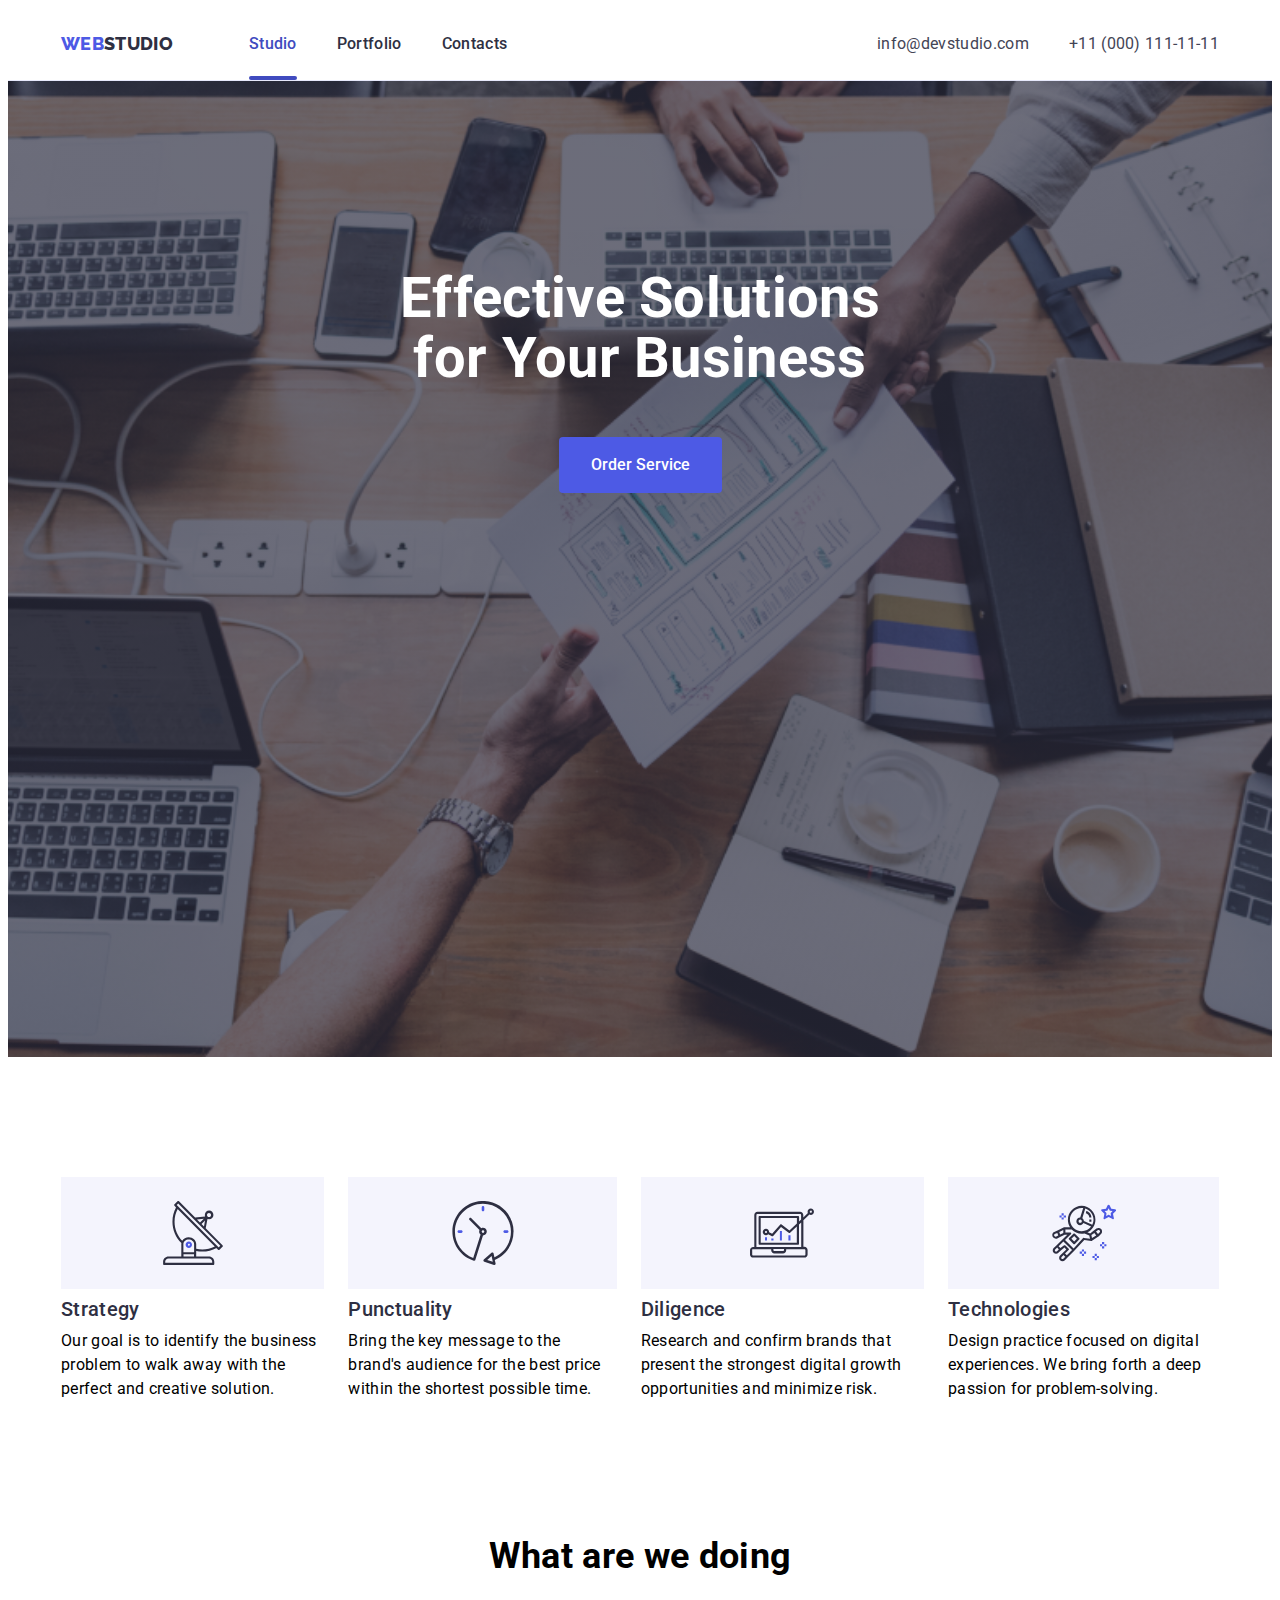
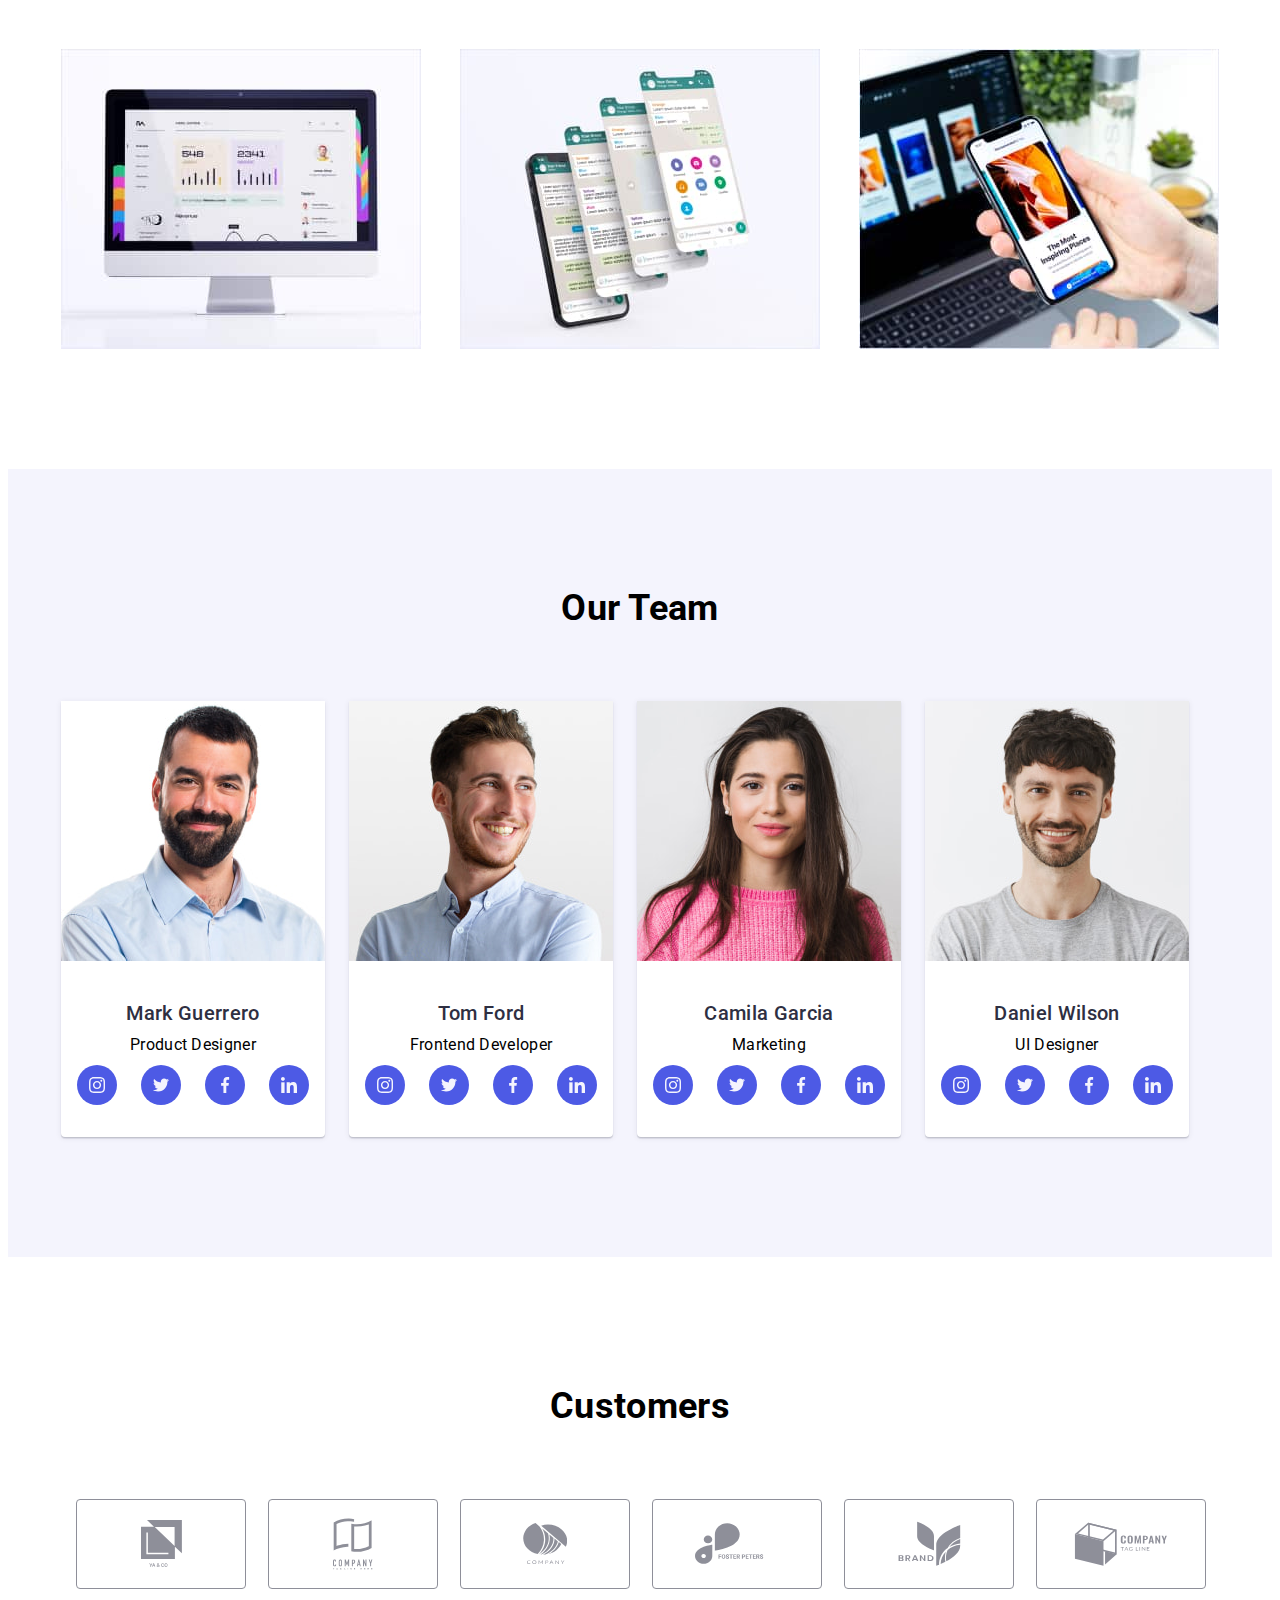
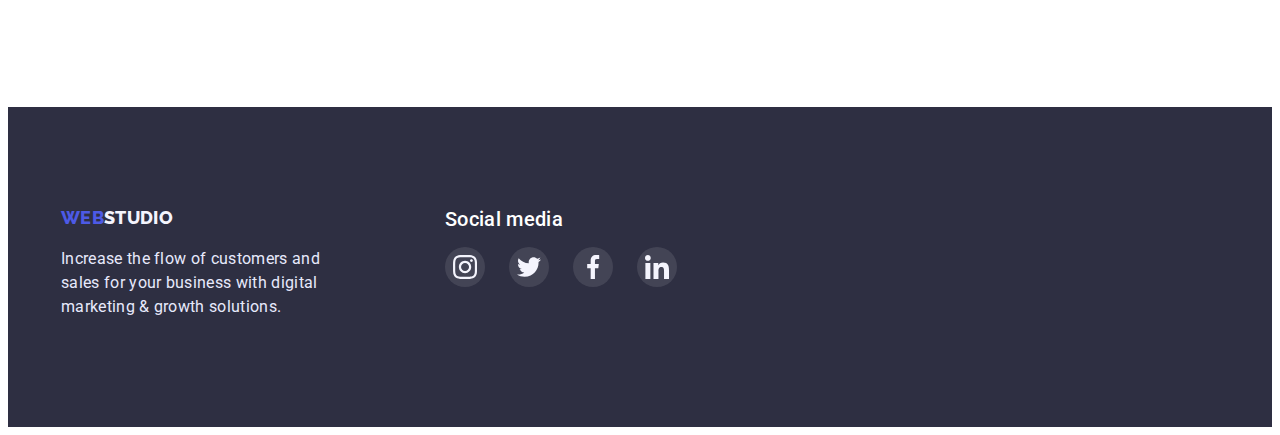
<file: index.html>
<!DOCTYPE html>
<html lang="en">
  <head>
    <meta charset="UTF-8" />
    <meta http-equiv="X-UA-Compatible" content="IE=edge" />
    <meta name="viewport" content="width=device-width, initial-scale=1.0" />
    <title>GOIT Homework 03</title>
    <link rel="preconnect" href="https://fonts.googleapis.com" />
    <link rel="preconnect" href="https://fonts.gstatic.com" crossorigin />
    <link
      href="https://fonts.googleapis.com/css2?family=Raleway:wght@800&family=Roboto:wght@400;500;700&display=swap"
      rel="stylesheet"
    />
    <link
      rel="stylesheet"
      href="https://cdnjs.cloudflare.com/ajax/libs/modern-normalize/1.1.0/modern-normalize.min.css"
      integrity="sha512-wpPYUAdjBVSE4KJnH1VR1HeZfpl1ub8YT/NKx4PuQ5NmX2tKuGu6U/JRp5y+Y8XG2tV+wKQpNHVUX03MfMFn9Q=="
      crossorigin="anonymous"
      referrerpolicy="no-referrer"
    />
    <link rel="stylesheet" href="./css/styles.css" />
  </head>

  <body>
    <!--Шапка-->
    <header class="page-header">
      <div class="container">
        <nav class="site-nav">
          <a class="logo" href="./index.html">
            <span class="logo-accent">Web</span>Studio</a
          >
          <ul class="site-nav list">
            <li class="item">
              <a class="link current" href="./index.html">Studio</a>
            </li>
            <li class="item">
              <a class="link" href="./portofolio.html">Portfolio</a>
            </li>
            <li class="item"><a class="link" href="">Contacts</a></li>
          </ul>
        </nav>

        <address>
          <ul class="auth-nav list">
            <li class="item">
              <a class="link" href="mailto:info@devstudio.com"
                >info@devstudio.com</a
              >
            </li>
            <li class="item">
              <a class="link" href="tel:+110001111111">+11 (000) 111-11-11</a>
            </li>
          </ul>
        </address>
      </div>
    </header>

    <main>
      <!--Hero-->
      <section class="hero-section">
        <h1 class="title">Effective Solutions for Your Business</h1>
        <button class="order-button" type="button">Order Service</button>
      </section>

      <!--Features-->
      <section class="features-section">
        <div class="container">
          <h2 class="title" hidden>Features</h2>

          <ul class="features-list list">
            <li class="features-item">
              <div class="features-box">
                <svg class="features-icon" width="64" height="64">
                  <use href="./images/icons.svg#icon-antenna"></use>
                </svg>
              </div>
              <h3 class="subtitle">Strategy</h3>
              <p class="text">
                Our goal is to identify the business problem to walk away with
                the perfect and creative solution.
              </p>
            </li>
            <li class="features-item">
              <div class="features-box">
                <svg class="features-icon" width="64" height="64">
                  <use href="./images/icons.svg#icon-clock"></use>
                </svg>
              </div>
              <h3 class="subtitle">Punctuality</h3>
              <p>
                Bring the key message to the brand's audience for the best price
                within the shortest possible time.
              </p>
            </li>
            <li class="features-item">
              <div class="features-box">
                <svg class="features-icon" width="64" height="64">
                  <use href="./images/icons.svg#icon-diagram"></use>
                </svg>
              </div>
              <h3 class="subtitle">Diligence</h3>
              <p class="text">
                Research and confirm brands that present the strongest digital
                growth opportunities and minimize risk.
              </p>
            </li>
            <li class="features-item">
              <div class="features-box">
                <svg class="features-icon" width="64" height="64">
                  <use href="./images/icons.svg#icon-astronaut"></use>
                </svg>
              </div>
              <h3 class="subtitle">Technologies</h3>
              <p class="text">
                Design practice focused on digital experiences. We bring forth a
                deep passion for problem-solving.
              </p>
            </li>
          </ul>
        </div>
      </section>

      <!--What are we doing-->
      <section class="work-list-section">
        <div class="container">
          <h2 class="title">What are we doing</h2>

          <ul class="work-list list">
            <li class="item">
              <img
                class="image"
                src="./images/dekstop.jpg"
                alt="Monitor"
                width="360"
              />
            </li>
            <li class="item">
              <img
                class="image"
                src="./images/api.jpg"
                alt="Phones"
                width="360"
              />
            </li>
            <li class="item">
              <img
                class="image"
                src="./images/design.jpg"
                alt="Synchronization"
                width="360"
              />
            </li>
          </ul>
        </div>
      </section>

      <!--Our Team-->
      <section class="our-team-section">
        <div class="container">
          <h2 class="title">Our Team</h2>

          <ul class="team-list list">
            <li class="team-card">
              <img
                class="image"
                src="./images/photo-mark-guerrero.jpg"
                alt="photo-mark-guerrero"
                width="264"
              />
              <div class="card-label">
                <h3 class="subtitle">Mark Guerrero</h3>
                <p class="text">Product Designer</p>
                <ul class="social-list list">
                  <li class="social-item">
                    <a class="social-link" href="">
                      <svg class="social-icon">
                        <use href="./images/icons.svg#icon-instagram"></use>
                      </svg>
                    </a>
                  </li>
                  <li class="social-item">
                    <a class="social-link" href="">
                      <svg class="social-icon">
                        <use href="./images/icons.svg#icon-twitter"></use>
                      </svg>
                    </a>
                  </li>
                  <li class="social-item">
                    <a class="social-link" href="">
                      <svg class="social-icon">
                        <use href="./images/icons.svg#icon-facebook"></use>
                      </svg>
                    </a>
                  </li>
                  <li class="social-item">
                    <a class="social-link" href="">
                      <svg class="social-icon">
                        <use href="./images/icons.svg#icon-linkedin"></use>
                      </svg>
                    </a>
                  </li>
                </ul>
              </div>
            </li>
            <li class="team-card">
              <img
                class="image"
                src="./images/photo-tom-ford.jpg"
                alt="photo-tom-ford"
                width="264"
              />
              <div class="card-label">
                <h3 class="subtitle">Tom Ford</h3>
                <p class="text">Frontend Developer</p>
                <ul class="social-list list">
                  <li class="social-item">
                    <a class="social-link" href="">
                      <svg class="social-icon">
                        <use href="./images/icons.svg#icon-instagram"></use>
                      </svg>
                    </a>
                  </li>
                  <li class="social-item">
                    <a class="social-link" href="">
                      <svg class="social-icon">
                        <use href="./images/icons.svg#icon-twitter"></use>
                      </svg>
                    </a>
                  </li>
                  <li class="social-item">
                    <a class="social-link" href="">
                      <svg class="social-icon">
                        <use href="./images/icons.svg#icon-facebook"></use>
                      </svg>
                    </a>
                  </li>
                  <li class="social-item">
                    <a class="social-link" href="">
                      <svg class="social-icon">
                        <use href="./images/icons.svg#icon-linkedin"></use>
                      </svg>
                    </a>
                  </li>
                </ul>
              </div>
            </li>
            <li class="team-card">
              <img
                class="image"
                src="./images/photo-camila-garcia.jpg"
                alt="photo-camila-garcia"
                width="264"
              />
              <div class="card-label">
                <h3 class="subtitle">Camila Garcia</h3>
                <p class="text">Marketing</p>
                <ul class="social-list list">
                  <li class="social-item">
                    <a class="social-link" href="">
                      <svg class="social-icon">
                        <use href="./images/icons.svg#icon-instagram"></use>
                      </svg>
                    </a>
                  </li>
                  <li class="social-item">
                    <a class="social-link" href="">
                      <svg class="social-icon">
                        <use href="./images/icons.svg#icon-twitter"></use>
                      </svg>
                    </a>
                  </li>
                  <li class="social-item">
                    <a class="social-link" href="">
                      <svg class="social-icon">
                        <use href="./images/icons.svg#icon-facebook"></use>
                      </svg>
                    </a>
                  </li>
                  <li class="social-item">
                    <a class="social-link" href="">
                      <svg class="social-icon">
                        <use href="./images/icons.svg#icon-linkedin"></use>
                      </svg>
                    </a>
                  </li>
                </ul>
              </div>
            </li>
            <li class="team-card">
              <img
                class="image"
                src="./images/photo-daniel-wilson.jpg"
                alt="photo-daniel-wilson"
                width="264"
              />
              <div class="card-label">
                <h3 class="subtitle">Daniel Wilson</h3>
                <p class="text">UI Designer</p>
                <ul class="social-list list">
                  <li class="social-item">
                    <a class="social-link" href="">
                      <svg class="social-icon">
                        <use href="./images/icons.svg#icon-instagram"></use>
                      </svg>
                    </a>
                  </li>
                  <li class="social-item">
                    <a class="social-link" href="">
                      <svg class="social-icon">
                        <use href="./images/icons.svg#icon-twitter"></use>
                      </svg>
                    </a>
                  </li>
                  <li class="social-item">
                    <a class="social-link" href="">
                      <svg class="social-icon">
                        <use href="./images/icons.svg#icon-facebook"></use>
                      </svg>
                    </a>
                  </li>
                  <li class="social-item">
                    <a class="social-link" href="">
                      <svg class="social-icon">
                        <use href="./images/icons.svg#icon-linkedin"></use>
                      </svg>
                    </a>
                  </li>
                </ul>
              </div>
            </li>
          </ul>
        </div>
      </section>

      <!--Customers-->
      <section class="customers-section">
        <div class="container">
          <h2 class="title">Customers</h2>

          <ul class="customers-list list">
            <li class="customers-item">
              <a class="customers-link" href="">
                <svg class="customers-icon" width="41" height="47">
                  <use href="./images/icons.svg#icon-client-one"></use>
                </svg>
              </a>
            </li>
            <li class="customers-item">
              <a class="customers-link" href="">
                <svg class="customers-icon" width="40" height="52">
                  <use href="./images/icons.svg#icon-client-two"></use>
                </svg>
              </a>
            </li>
            <li class="customers-item">
              <a class="customers-link" href="">
                <svg class="customers-icon" width="44" height="41">
                  <use href="./images/icons.svg#icon-client-three"></use>
                </svg>
              </a>
            </li>
            <li class="customers-item">
              <a class="customers-link" href="">
                <svg class="customers-icon" width="84" height="41">
                  <use href="./images/icons.svg#icon-client-four"></use>
                </svg>
              </a>
            </li>
            <li class="customers-item">
              <a class="customers-link" href="">
                <svg class="customers-icon" width="63" height="45">
                  <use href="./images/icons.svg#icon-client-five"></use>
                </svg>
              </a>
            </li>
            <li class="customers-item">
              <a class="customers-link" href="">
                <svg class="customers-icon" width="94" height="44">
                  <use href="./images/icons.svg#icon-client-six"></use>
                </svg>
              </a>
            </li>
          </ul>
        </div>
      </section>
    </main>

    <!--Footer-->
    <footer class="footer">
      <div class="container">
        <div class="studio">
          <a class="logo" href="./index.html">
            <span class="logo-accent">Web</span>Studio</a
          >
          <p class="text">
            Increase the flow of customers and sales for your business with
            digital marketing & growth solutions.
          </p>
        </div>

        <div class="social-media">
          <h3 class="social-media subtitle">Social media</h3>
          <ul class="social-list list">
            <li class="social-item">
              <a class="social-link inverted" href="">
                <svg class="social-icon">
                  <use href="./images/icons.svg#icon-instagram"></use>
                </svg>
              </a>
            </li>
            <li class="social-item">
              <a class="social-link inverted" href="">
                <svg class="social-icon">
                  <use href="./images/icons.svg#icon-twitter"></use>
                </svg>
              </a>
            </li>
            <li class="social-item">
              <a class="social-link inverted" href="">
                <svg class="social-icon">
                  <use href="./images/icons.svg#icon-facebook"></use>
                </svg>
              </a>
            </li>
            <li class="social-item">
              <a class="social-link inverted" href="">
                <svg class="social-icon">
                  <use href="./images/icons.svg#icon-linkedin"></use>
                </svg>
              </a>
            </li>
          </ul>
        </div>
      </div>
    </footer>
  </body>
</html>
</file>
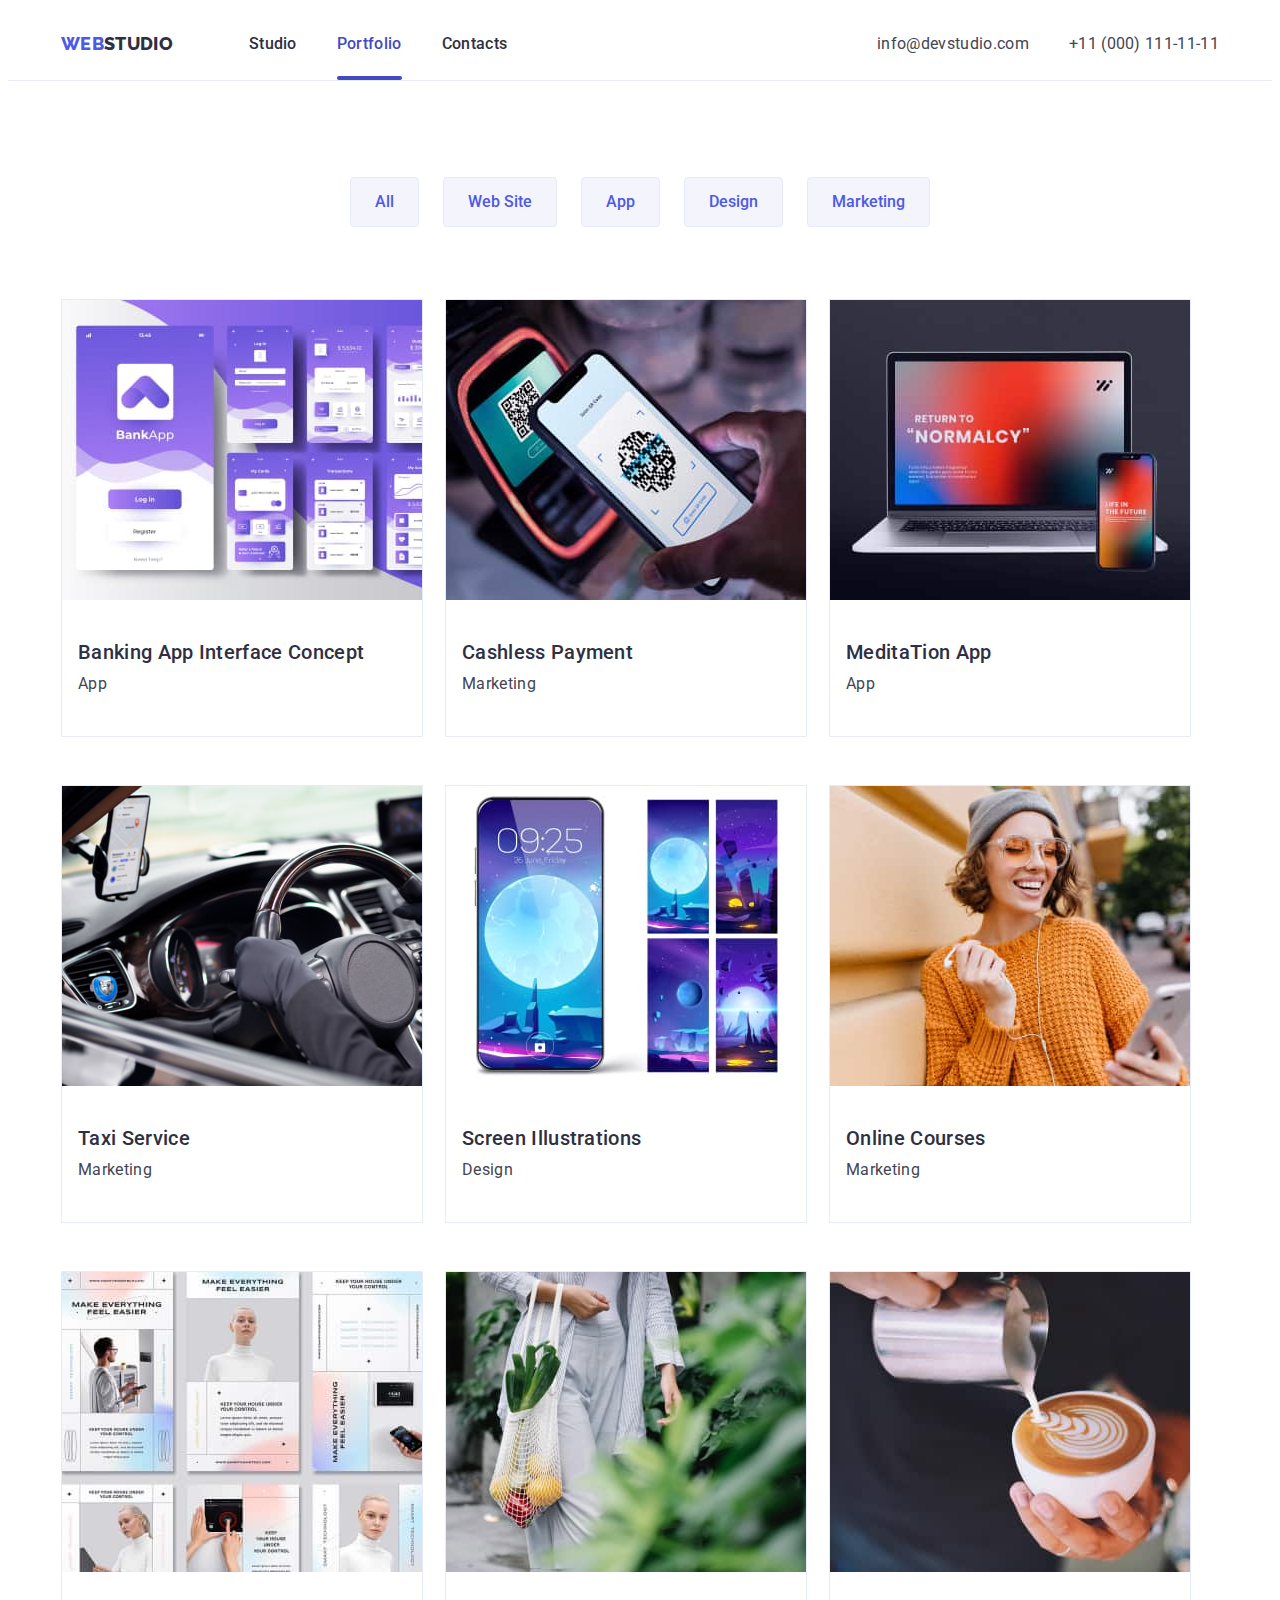
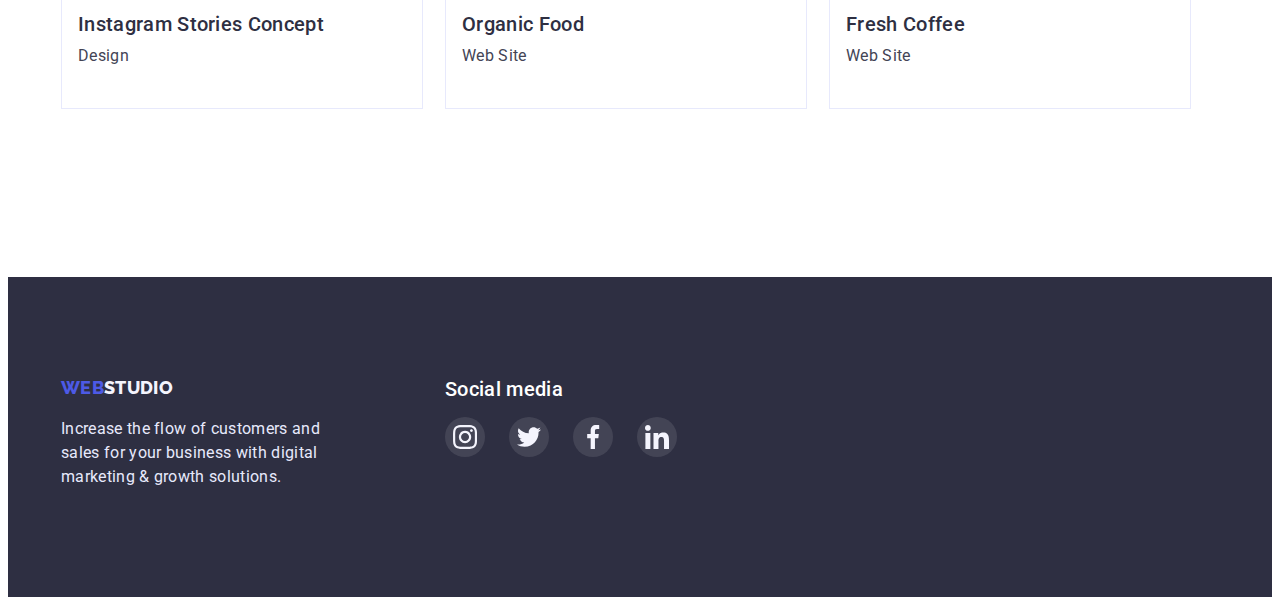
<file: portofolio.html>
<!DOCTYPE html>
<html lang="en">
  <head>
    <meta charset="UTF-8" />
    <meta http-equiv="X-UA-Compatible" content="IE=edge" />
    <meta name="viewport" content="width=device-width, initial-scale=1.0" />
    <title>Portfolio</title>
    <link rel="preconnect" href="https://fonts.googleapis.com" />
    <link rel="preconnect" href="https://fonts.gstatic.com" crossorigin />
    <link
      href="https://fonts.googleapis.com/css2?family=Raleway:wght@800&family=Roboto:wght@400;500;700&display=swap"
      rel="stylesheet"
    />
    <link
      rel="stylesheet"
      href="https://cdnjs.cloudflare.com/ajax/libs/modern-normalize/1.1.0/modern-normalize.min.css"
      integrity="sha512-wpPYUAdjBVSE4KJnH1VR1HeZfpl1ub8YT/NKx4PuQ5NmX2tKuGu6U/JRp5y+Y8XG2tV+wKQpNHVUX03MfMFn9Q=="
      crossorigin="anonymous"
      referrerpolicy="no-referrer"
    />
    <link rel="stylesheet" href="./css/styles.css" />
  </head>

  <body>
    <!--Шапка-->
    <header class="page-header">
      <div class="container">
        <nav class="site-nav">
          <a class="logo" href="./index.html">
            <span class="logo-accent">Web</span>Studio</a
          >
          <ul class="site-nav list">
            <li class="item">
              <a class="link" href="./index.html">Studio</a>
            </li>
            <li class="item">
              <a class="link current" href="./portofolio.html">Portfolio</a>
            </li>
            <li class="item"><a class="link" href="">Contacts</a></li>
          </ul>
        </nav>

        <address>
          <ul class="auth-nav list">
            <li class="item">
              <a class="link" href="mailto:info@devstudio.com"
                >info@devstudio.com</a
              >
            </li>
            <li class="item">
              <a class="link" href="tel:+110001111111">+11 (000) 111-11-11</a>
            </li>
          </ul>
        </address>
      </div>
    </header>

    <main>
      <section class="portfolio">
        <div class="container">
          <ul class="filters list">
            <li class="item">
              <button class="button" type="button">All</button>
            </li>
            <li class="item">
              <button class="button" type="button">Web Site</button>
            </li>
            <li class="item">
              <button class="button" type="button">App</button>
            </li>
            <li class="item">
              <button class="button" type="button">Design</button>
            </li>
            <li class="item">
              <button class="button" type="button">Marketing</button>
            </li>
          </ul>

          <ul class="portfolio-list list">
            <li class="portfolio-item">
              <a class="portfolio-link" href="">
                <img
                  class="image"
                  src="./images/banking-app.jpg"
                  alt="Banking App Interface"
                  width="360"
                />
                <div class="card-label">
                  <h3 class="subtitle">Banking App Interface Concept</h3>
                  <p class="text">App</p>
                </div>
              </a>
            </li>
            <li class="portfolio-item">
              <a class="portfolio-link" href="">
                <img
                  class="image"
                  src="./images/cashless-payment.jpg"
                  alt="Cashless Payment with QR code"
                  width="360"
                />
                <div class="card-label">
                  <h3 class="subtitle">Cashless Payment</h3>
                  <p class="text">Marketing</p>
                </div>
              </a>
            </li>
            <li class="portfolio-item">
              <a class="portfolio-link" href="">
                <img
                  class="image"
                  src="./images/meditation-app.jpg"
                  alt="Notebook and mobile phone"
                  width="360"
                />
                <div class="card-label">
                  <h3 class="subtitle">MeditaTion App</h3>
                  <p class="text">App</p>
                </div>
              </a>
            </li>
            <li class="portfolio-item">
              <a class="portfolio-link" href="">
                <img
                  class="image"
                  src="./images/taxi-service.jpg"
                  alt="Driver behind wheel"
                  width="360"
                />
                <div class="card-label">
                  <h3 class="subtitle">Taxi Service</h3>
                  <p class="text">Marketing</p>
                </div>
              </a>
            </li>
            <li class="portfolio-item">
              <a class="portfolio-link" href="">
                <img
                  class="image"
                  src="./images/screen-illustrations.jpg"
                  alt="Variants of screen ilustration with moon"
                  width="360"
                />
                <div class="card-label">
                  <h3 class="subtitle">Screen Illustrations</h3>
                  <p class="text">Design</p>
                </div>
              </a>
            </li>
            <li class="portfolio-item">
              <a class="portfolio-link" href="">
                <img
                  class="image"
                  src="./images/online-courses.jpg"
                  alt="Girl listens sth on the phone"
                  width="360"
                />
                <div class="card-label">
                  <h3 class="subtitle">Online Courses</h3>
                  <p class="text">Marketing</p>
                </div>
              </a>
            </li>
            <li class="portfolio-item">
              <a class="portfolio-link" href="">
                <img
                  class="image"
                  src="./images/instagram-stories-concept.jpg"
                  alt="Some photos from instagram"
                  width="360"
                />
                <div class="card-label">
                  <h3 class="subtitle">Instagram Stories Concept</h3>
                  <p class="text">Design</p>
                </div>
              </a>
            </li>
            <li class="portfolio-item">
              <a class="portfolio-link" href="">
                <img
                  class="image"
                  src="./images/organic-food.jpg"
                  alt="Vegetables in bag"
                  width="360"
                />
                <div class="card-label">
                  <h3 class="subtitle">Organic Food</h3>
                  <p class="text">Web Site</p>
                </div>
              </a>
            </li>
            <li class="portfolio-item">
              <a class="portfolio-link" href="">
                <img
                  class="image"
                  src="./images/fresh-coffee.jpg"
                  alt="Cap of coffee"
                  width="360"
                />
                <div class="card-label">
                  <h3 class="subtitle">Fresh Coffee</h3>
                  <p class="text">Web Site</p>
                </div>
              </a>
            </li>
          </ul>
        </div>
      </section>
    </main>

    <!--Footer-->
    <footer class="footer">
      <div class="container">
        <div class="studio">
          <a class="logo" href="./index.html">
            <span class="logo-accent">Web</span>Studio</a
          >
          <p class="text">
            Increase the flow of customers and sales for your business with
            digital marketing & growth solutions.
          </p>
        </div>

        <div class="social-media">
          <h3 class="social-media subtitle">Social media</h3>
          <ul class="social-list list">
            <li class="social-item">
              <a class="social-link inverted" href="">
                <svg class="social-icon">
                  <use href="./images/icons.svg#icon-instagram"></use>
                </svg>
              </a>
            </li>
            <li class="social-item">
              <a class="social-link inverted" href="">
                <svg class="social-icon">
                  <use href="./images/icons.svg#icon-twitter"></use>
                </svg>
              </a>
            </li>
            <li class="social-item">
              <a class="social-link inverted" href="">
                <svg class="social-icon">
                  <use href="./images/icons.svg#icon-facebook"></use>
                </svg>
              </a>
            </li>
            <li class="social-item">
              <a class="social-link inverted" href="">
                <svg class="social-icon">
                  <use href="./images/icons.svg#icon-linkedin"></use>
                </svg>
              </a>
            </li>
          </ul>
        </div>
      </div>
    </footer>
  </body>
</html>
</file>
<file: css/styles.css>
:root {
  /*Fonts*/
  --text-color-primary: #434455; /*slate*/
  --text-color-secondary: #e7e9fc; /*cornflower*/
  --title-color-primary: #2e2f42; /*navy blue*/
  --title-color-inverted: #ffffff; /*white*/
  --logo-color-dark: #2e2f42; /*navy blue*/
  --logo-color-light: #f4f4fd; /*cloud*/
  --logo-color-accent: #4d5ae5; /*Iris*/
  --text-color-hover: #404bbf; /*ocean*/
  /*Backgrounds*/
  --bg-color-main: #ffffff; /*white*/
  --bg-color-light-primary: #f4f4fd; /*cloud*/
  --bg-color-light-secondary: #e7e9fc; /*cornflower*/
  --bg-color-modal: #fcfcfc;
  --bg-color-dark: #2e2f42; /*navy blue*/
  --bg-color-accent: #4d5ae5; /*Iris*/
  --bg-color-hover: #404bbf; /*ocean*/
  --bg-color-hover-footer: #31d0aa; /*green*/
  --bg-color-inactive: #8e8f99; /*light slate*/
}

body {
  color: var(--primary-text-color);
  font-family: "Roboto", sans-serif;
  font-weight: 400;
  font-size: 16px;
  line-height: 1.5;
  background-color: var(bg-color-main);
  letter-spacing: 0.02em;
}

p,
h1,
h2,
h3,
h4,
h5,
h6 {
  margin-top: 0;
}
.list {
  display: flex;
  list-style-type: none;
  margin: 0;
  padding: 0;
}

.container {
  width: 1158px;
  margin: 0 auto;
  padding-left: 15px;
  padding-right: 15px;
}

/*Header*/
.page-header {
  background-color: var(--bg-color-main);
  border-bottom: 1px solid var(--bg-color-light-secondary);
}

.page-header .container {
  display: flex;
  align-items: center;
  justify-content: space-between;
}

.logo {
  padding-top: 24px;
  padding-bottom: 24px;
  margin-right: 76px;

  font-family: "Raleway", sans-serif;
  color: var(--logo-color-dark);
  font-weight: 800;
  font-size: 18px;
  line-height: 1.33;
  text-transform: uppercase;
  text-decoration: none;
}
.logo-accent {
  color: var(--logo-color-accent);
}

.site-nav,
.auth-nav {
  display: flex;
}

.site-nav .item:not(:last-child),
.auth-nav .item:not(:last-child) {
  margin-right: 40px;
}

.site-nav .link {
  position: relative;
  display: block;
  padding: 24px 0px;

  color: var(--title-color-primary);
  font-weight: 500;
  font-size: 16px;
  line-height: 1.5;
  text-decoration: none;

  transition: color 250ms cubic-bezier(0.4, 0, 0.2, 1);
}

.site-nav .link.current::after {
  position: absolute;
  bottom: 0;
  left: 0;

  content: "";
  width: 100%;
  height: 4px;

  background-color: currentColor;
  border-radius: 2px;
}

.site-nav .link:focus,
.site-nav .link:hover {
  color: var(--text-color-hover);
}

.site-nav .link.current {
  color: var(--text-color-hover);
}
.auth-nav .link {
  display: block;
  padding-top: 24px;
  padding-bottom: 24px;

  color: var(--text-color-primary);
  font-style: normal;
  text-decoration: none;

  transition: color 250ms cubic-bezier(0.4, 0, 0.2, 1);
}

.auth-nav .link:focus,
.auth-nav .link:hover {
  color: var(--text-color-hover);
}

/*Hero*/
.hero-section {
  max-width: 1440px;
  height: 600px;
  margin-right: auto;
  margin-left: auto;
  padding-top: 188px;
  padding-bottom: 188px;
  text-align: center;
  background-color: var(--bg-color-dark);
  background-image: linear-gradient(
      rgba(46, 47, 66, 0.7),
      rgba(46, 47, 66, 0.7)
    ),
    url(../images/people-office.jpg);
  background-size: cover;
  background-position: center;
}

.hero-section .title {
  margin-left: auto;
  margin-right: auto;
  margin-bottom: 48px;
  width: 496px;

  color: var(--title-color-inverted);
  font-size: 56px;
  line-height: 1.07;
}
.order-button {
  padding: 16px 32px;

  background-color: var(--bg-color-accent);
  color: var(--title-color-inverted);
  border: none;
  border-radius: 4px;
  font-family: inherit;
  font-weight: 500;
  font-size: 16px;
  line-height: 1.5;

  transition: background-color 250ms cubic-bezier(0.4, 0, 0.2, 1);
}

.order-button:hover,
.order-button:focus {
  background-color: var(--bg-color-hover);
  cursor: pointer;
}

/*Features*/
.features-section {
  padding-top: 120px;
  padding-bottom: 120px;
}
.title {
  margin-bottom: 72px;
  color: var(--primary-title-color);
  font-size: 36px;
  line-height: 1.11;
}
.features-list {
  display: flex;
  gap: 24px;
}

.features-box {
  display: flex;
  justify-content: center;
  align-items: center;
  height: 112px;
  background-color: var(--bg-color-light-primary);
}

.subtitle {
  margin-top: 8px;
  margin-bottom: 8px;
  color: var(--title-color-primary);
  font-weight: 500;
  font-size: 20px;
  line-height: 1.2;
}
.text {
  margin-bottom: 8px;
}
.work-list-section {
  padding-bottom: 120px;

  text-align: center;
}
.work-list {
  display: flex;
  justify-content: space-between;
  padding-bottom: 0;
}

.image {
  display: block;
}

/*Our team*/
.our-team-section {
  text-align: center;
  padding-top: 120px;
  padding-bottom: 120px;
  background-color: var(--bg-color-light-primary);
}

.team-list {
  display: flex;
}

.team-card {
  margin-right: 24px;
  background-color: var(--bg-color-main);
  box-shadow: 0px 1px 6px rgba(46, 47, 66, 0.08),
    0px 1px 1px rgba(46, 47, 66, 0.16), 0px 2px 1px rgba(46, 47, 66, 0.08);
  border-radius: 0px 0px 4px 4px;
}

.team-card:last-child {
  margin-right: 0;
}

.card-label {
  padding: 32px 16px;
}

.social-list {
  display: flex;
  justify-content: center;
  gap: 24px;
}

.social-item {
  width: 40px;
  height: 40px;
}

.social-link {
  display: flex;
  justify-content: center;
  align-items: center;
  width: 100%;
  height: 100%;
  background-color: var(--bg-color-accent);
  border-radius: 50%;
  fill: var(--bg-color-light-primary);

  transition: background-color 250ms cubic-bezier(0.4, 0, 0.2, 1);
}

.social-icon {
  width: 16px;
  height: 16px;
  /* fill: currentColor; */
}
.social-link:hover,
.social-link:focus {
  background-color: var(--bg-color-hover);
}

/*Customers*/
.customers-section {
  padding-top: 130px;
  padding-bottom: 120px;
  text-align: center;
}

.customers-list {
  display: flex;
  justify-content: center;
  gap: 24px;
}

.customers-item {
  width: 168px;
  height: 88px;
}
.customers-link {
  display: flex;
  justify-content: center;
  align-items: center;
  width: 100%;
  height: 100%;

  background-color: var(--bg-color-light-main);
  border: 1px solid var(--bg-color-inactive);
  border-radius: 4px;
  fill: var(--bg-color-inactive);

  transition-property: fill, border-color;
  transition-duration: 250ms;
  transition-timing-function: cubic-bezier(0.4, 0, 0.2, 1);
}

.customers-link:hover,
.customers-link:focus {
  fill: var(--bg-color-hover);
  border-color: var(--bg-color-hover);
}

/*Footer*/
.footer {
  background-color: var(--bg-color-dark);
  padding-top: 100px;
  padding-bottom: 100px;
}
.footer .container {
  display: flex;
}

.footer .logo {
  padding: 0 0;
  margin-right: 0;
  margin-bottom: 16px;

  font-family: "Raleway", sans-serif;
  color: var(--logo-color-light);
  font-weight: 800;
  font-size: 18px;
  line-height: 1.17;
  text-transform: uppercase;
}
.footer .text {
  padding-top: 16px;
  width: 264px;
  color: var(--text-color-secondary);
}

.studio {
  display: block;
  margin-right: 120px;
}

.social-media {
  display: block;
}

.social-media .subtitle {
  color: var(--title-color-inverted);
  margin-top: 0;
  margin-bottom: 16px;
}

.social-link.inverted {
  background-color: rgba(255, 255, 255, 0.1);
  fill: var(--logo-color-light);

  transition: background-color 250ms cubic-bezier(0.4, 0, 0.2, 1);
}

.social-media .social-icon {
  width: 24px;
  height: 24px;
}

.social-link.inverted:hover,
.social-link.inverted:focus {
  background-color: var(--bg-color-hover-footer);
}

/*PORTFOLIO*/
.portfolio {
  padding-top: 96px;
  padding-bottom: 120px;
}

.filters {
  display: flex;
  justify-content: center;
  margin-bottom: 72px;
}

.filters .item:not(:last-child) {
  margin-right: 24px;
}

.filters .button {
  padding: 12px 24px;
  background-color: var(--bg-color-light-primary);
  border: 1px solid var(--bg-color-light-secondary);
  border-radius: 4px;
  color: var(--logo-color-accent);
  font-family: inherit;
  font-weight: 500;
  font-size: 16px;
  line-height: 1.5;

  transition-property: background-color, border-color, color, box-shadow;
  transition-duration: 250ms;
  transition-timing-function: cubic-bezier(0.4, 0, 0.2, 1);
}
.filters .button:focus,
.filters .button:hover {
  background-color: var(--bg-color-hover);
  border-color: var(--bg-color-hover);
  box-shadow: 0px 3px 1px rgba(0, 0, 0, 0.1), 0px 2px 1px rgba(0, 0, 0, 0.08),
    0px 2px 2px rgba(0, 0, 0, 0.12);
  color: var(--title-color-inverted);
  cursor: pointer;
}

.portfolio-list {
  display: flex;
  flex-wrap: wrap;
}

.portfolio-item {
  width: 360px;
  margin-right: 24px;
  margin-bottom: 48px;
}

.portfolio-item:nth-child(3n) {
  margin-right: 0;
}

.portfolio-link {
  display: block;
  width: 100%;
  border: 1px solid var(--bg-color-light-secondary);
  text-decoration: none;

  transition: box-shadow 250ms cubic-bezier(0.4, 0, 0.2, 1);
}

.portfolio-link:hover {
  opacity: 1;
  box-shadow: 0px 1px 6px rgba(46, 47, 66, 0.08),
    0px 1px 1px rgba(46, 47, 66, 0.16), 0px 2px 1px rgba(46, 47, 66, 0.08);
}

.card-thumb {
  position: relative;
  overflow: hidden;
}

.portfolio-image {
  display: block;
  width: 100%;
  border-color: transparent;
}

.overlay {
  position: absolute;
  top: 0;
  left: 0;
  width: 100%;
  height: 100%;
  transform: translateY(100%);

  padding: 32px 40px;
  margin-bottom: 0;

  color: var(--logo-color-light);
  background-color: var(--bg-color-accent);

  opacity: 0;

  transition-property: opacity, transform;
  transition-duration: 250ms;
  transition-timing-function: cubic-bezier(0.4, 0, 0.2, 1);
}

.portfolio-link:hover .overlay,
.portfolio-link:focus .overlay {
  transform: translateY(0);
  opacity: 1;
}

.portfolio-item .card-label {
  color: var(--text-color-primary);
}

.backdrop {
  position: fixed;
  top: 0;
  left: 0;
  width: 100%;
  height: 100%;
  padding: 20px 0px;
  background-color: rgba(46, 47, 66, 0.4);

  transition-property: transform, opacity, visibility;
  transition-duration: 250ms;
  transition-timing-function: cubic-bezier(0.4, 0, 0.2, 1);
}

.backdrop.is-hidden {
  opacity: 0;
  visibility: hidden;
  pointer-events: none;

  transform: scale(1.25);
}

.modal {
  position: absolute;
  top: 50%;
  left: 50%;
  transform: translate(-50%, -50%);
  width: 100%;
  height: 100%;
  max-width: 408px;
  max-height: 576px;
  border-radius: 4px;
  background-color: var(--bg-color-modal);
  overflow: auto;
}

.modal-close {
  position: absolute;
  top: 24px;
  right: 24px;

  width: 24px;
  height: 24px;
  background-color: var(--bg-color-light-secondary);
  border: 1px solid rgba(0, 0, 0, 0.1);
  border-radius: 50%;
}

.modal-close:hover {
  background-color: var(--bg-color-hover);
  border-color: var(--bg-color-hover);
  fill: var(--title-color-inverted);
  cursor: pointer;
}

.modal-icon {
  display: block;
  width: 8px;
  height: 8px;
  margin: auto;
}
</file>
